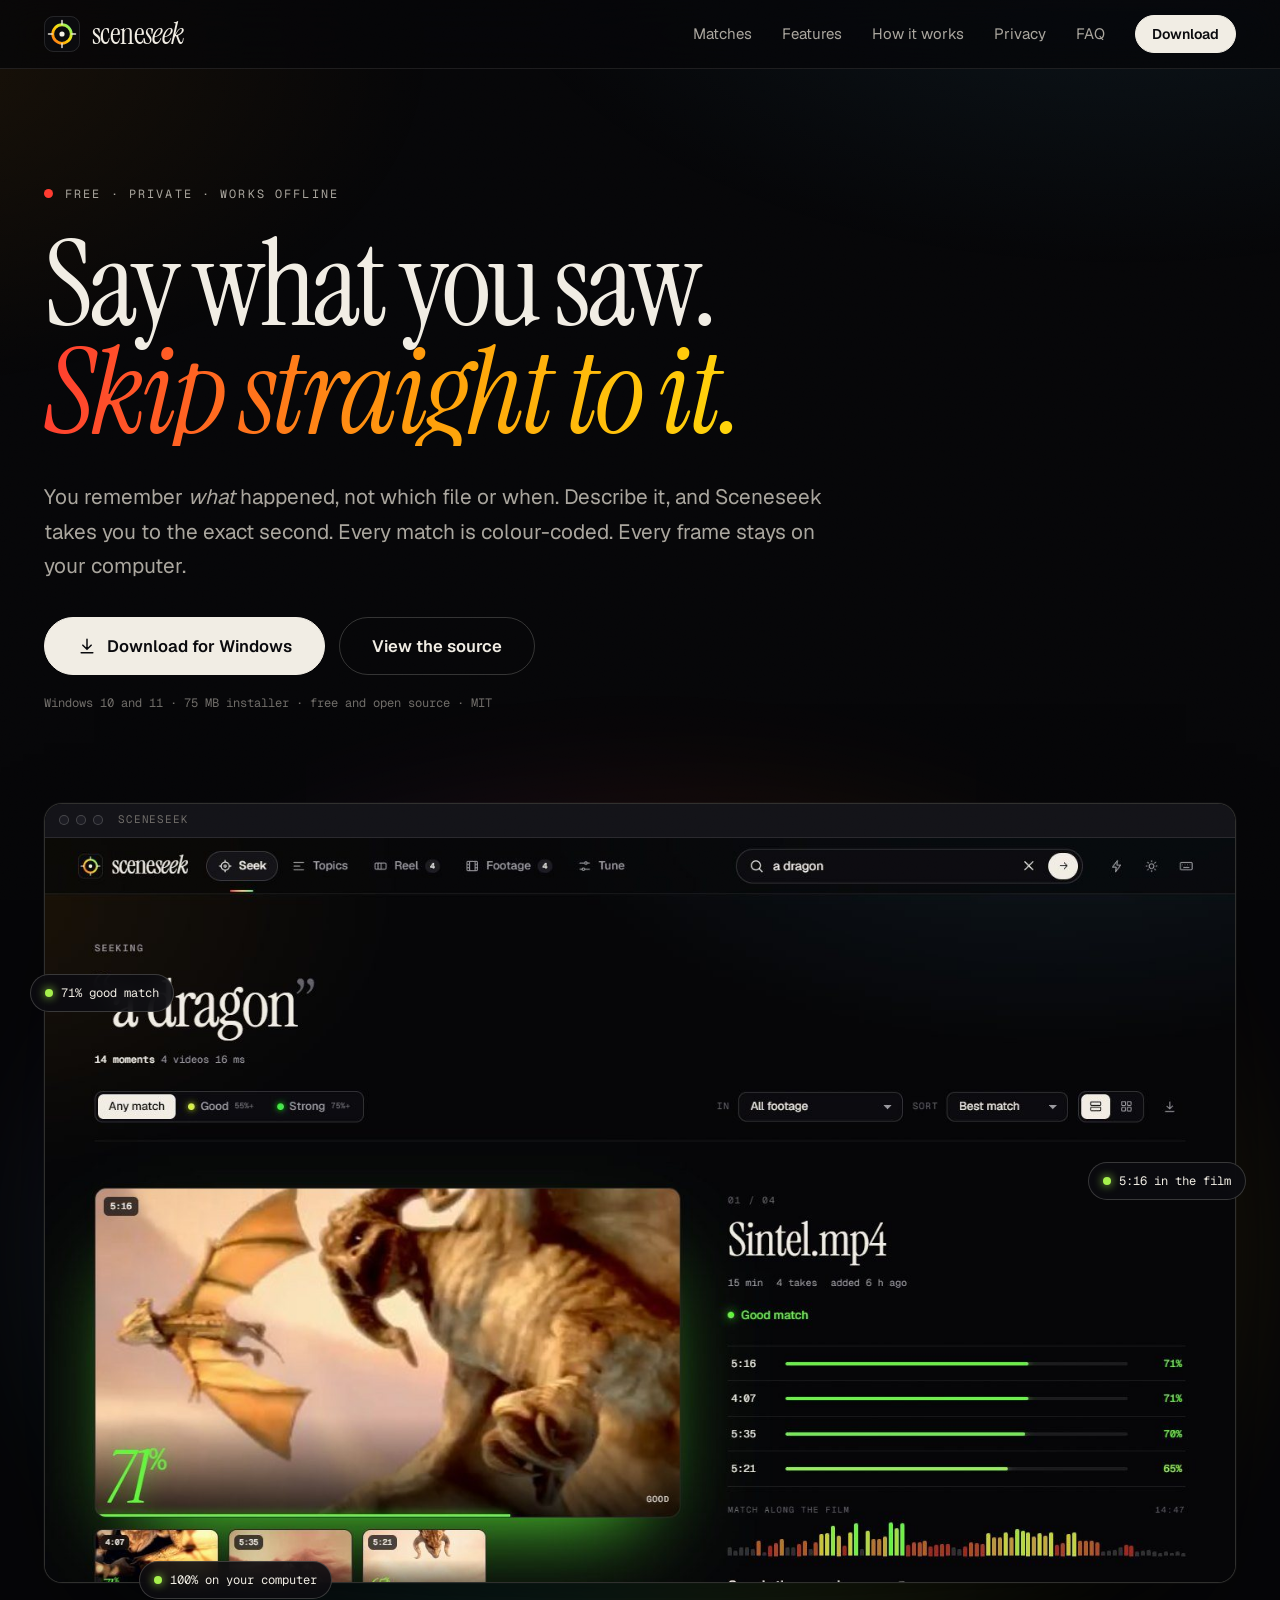
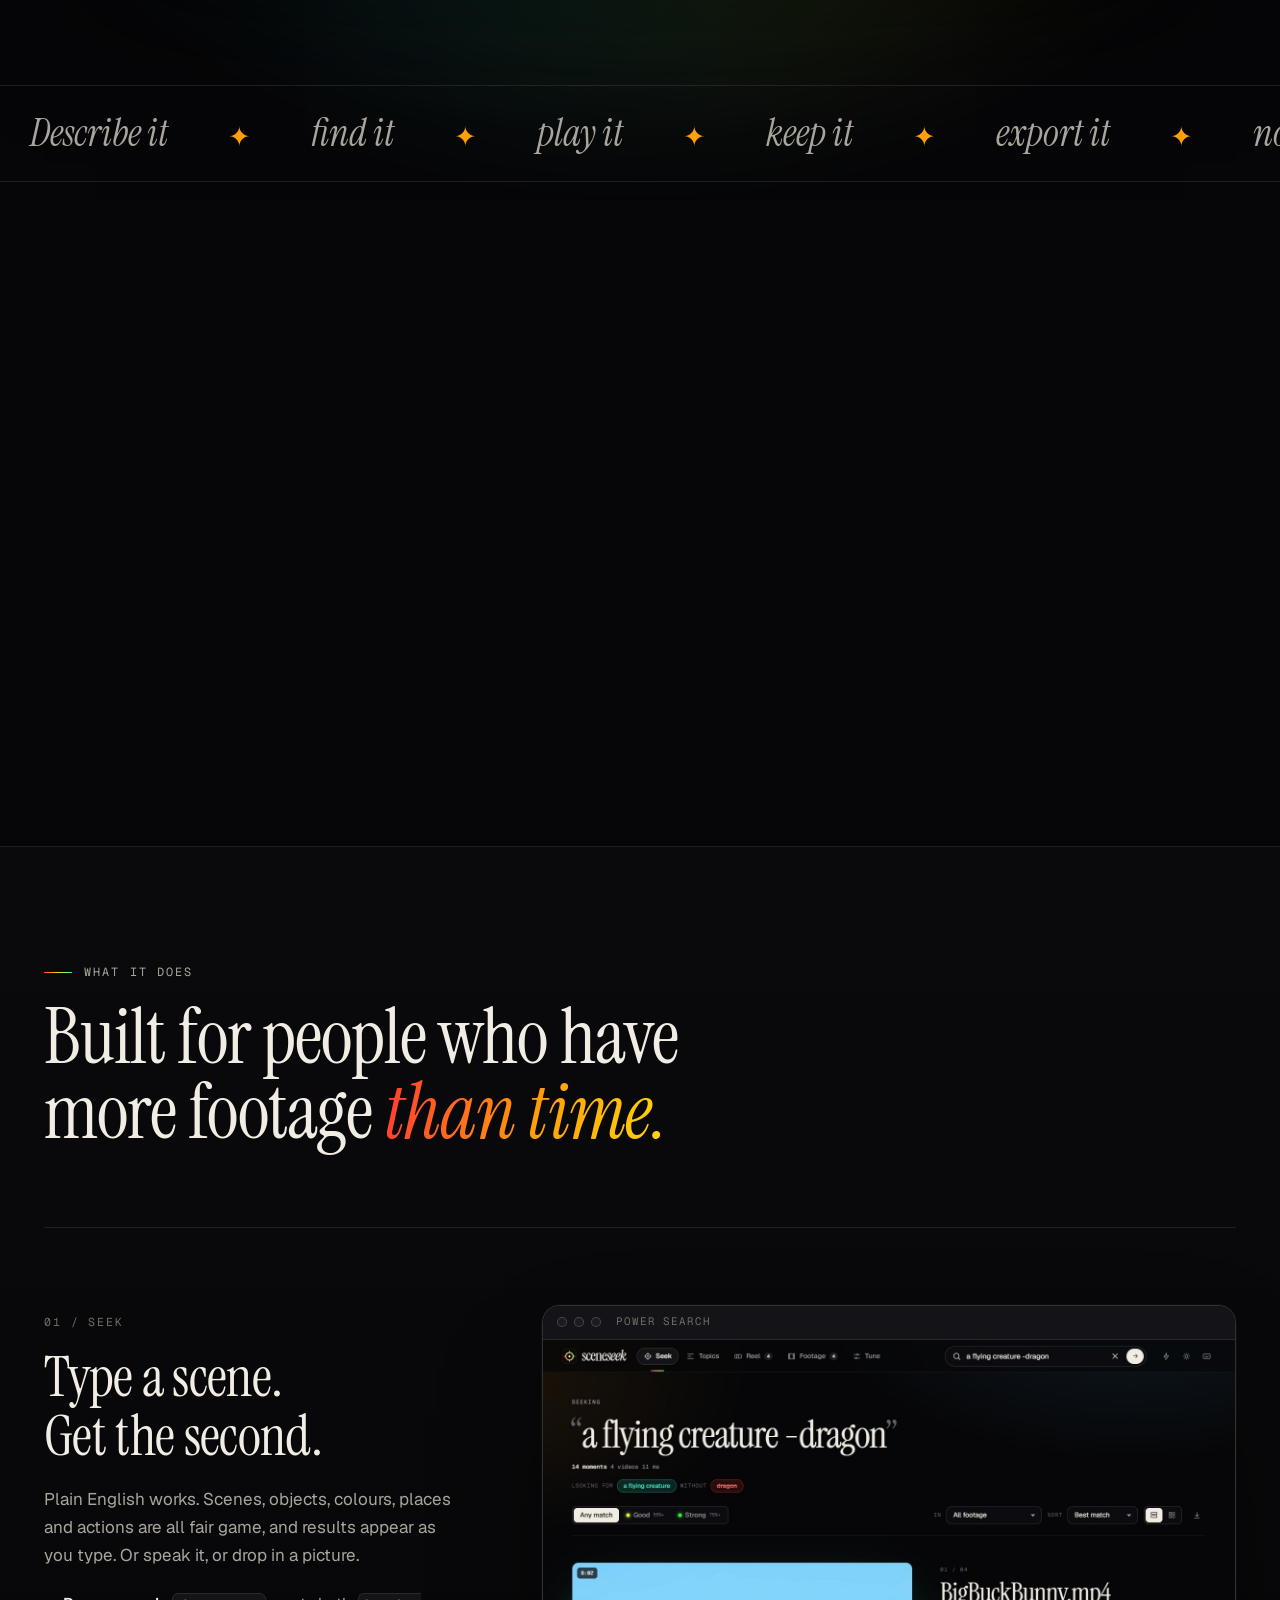
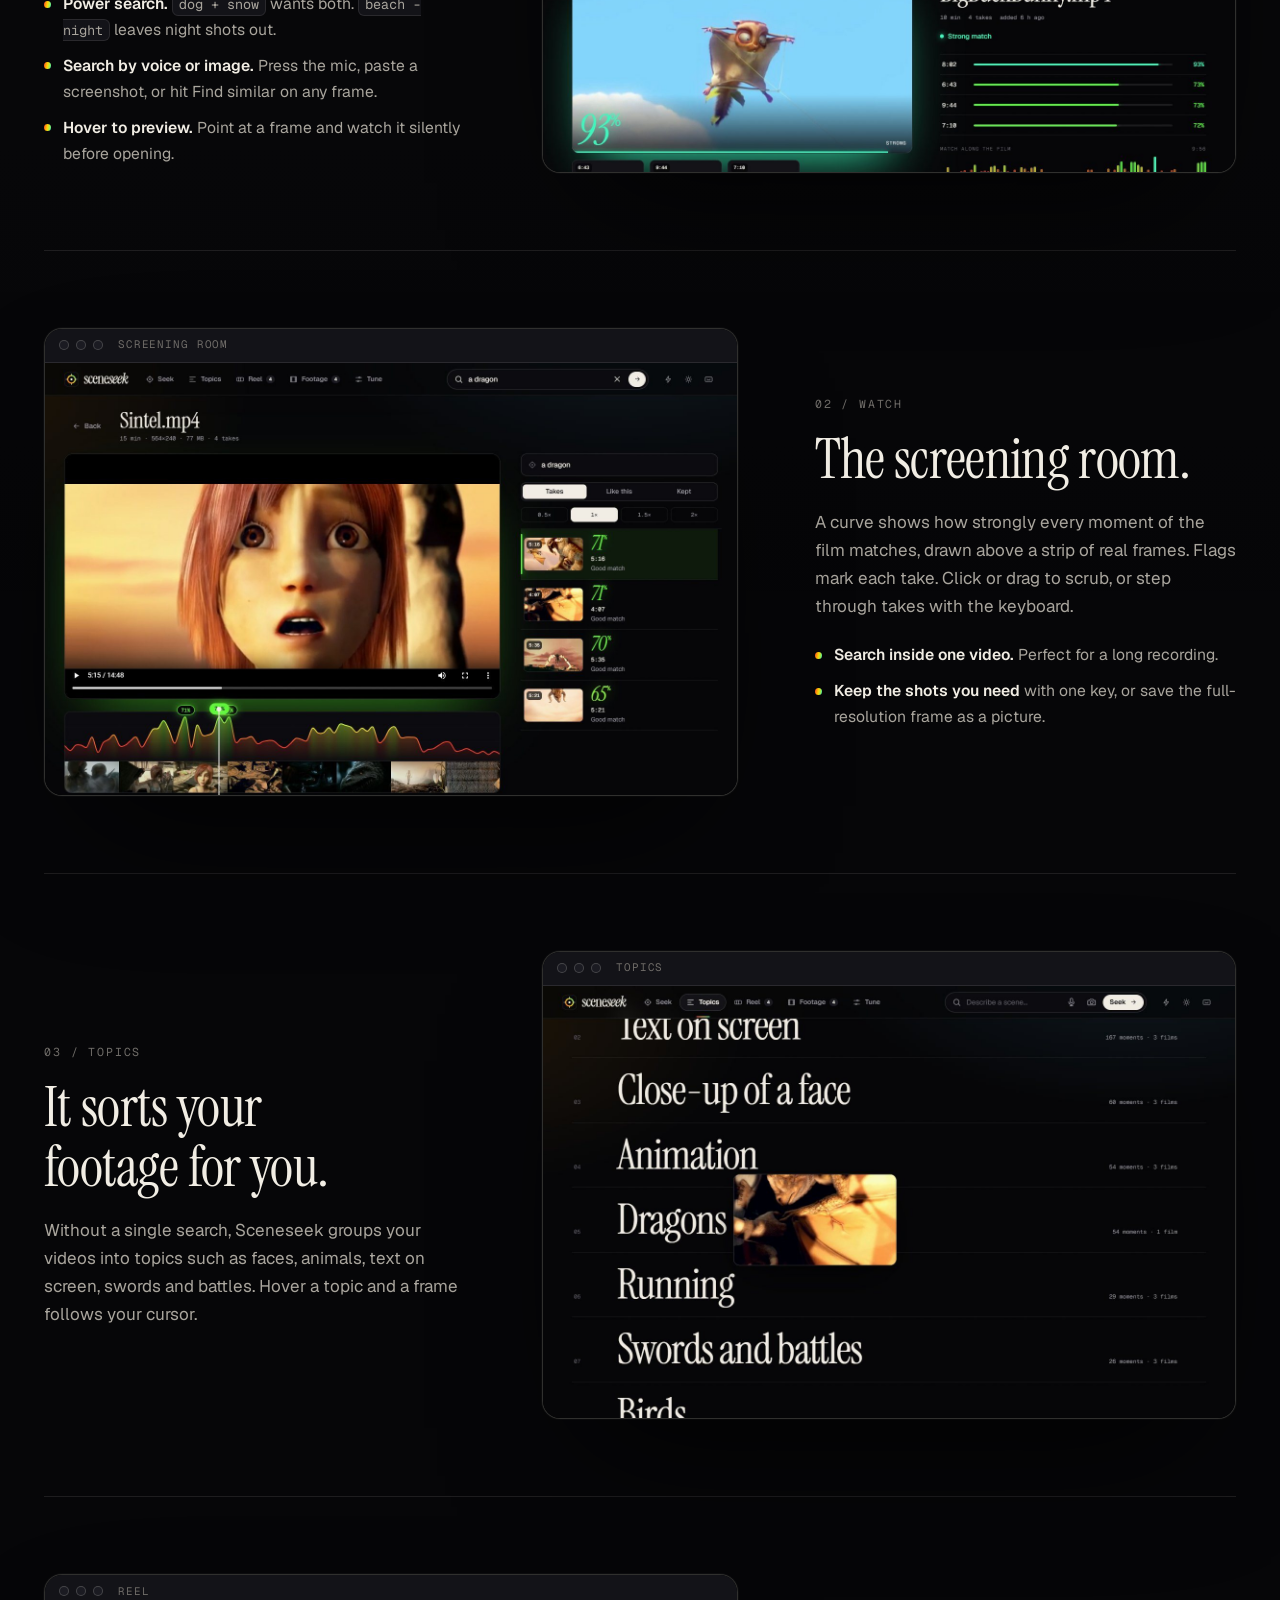
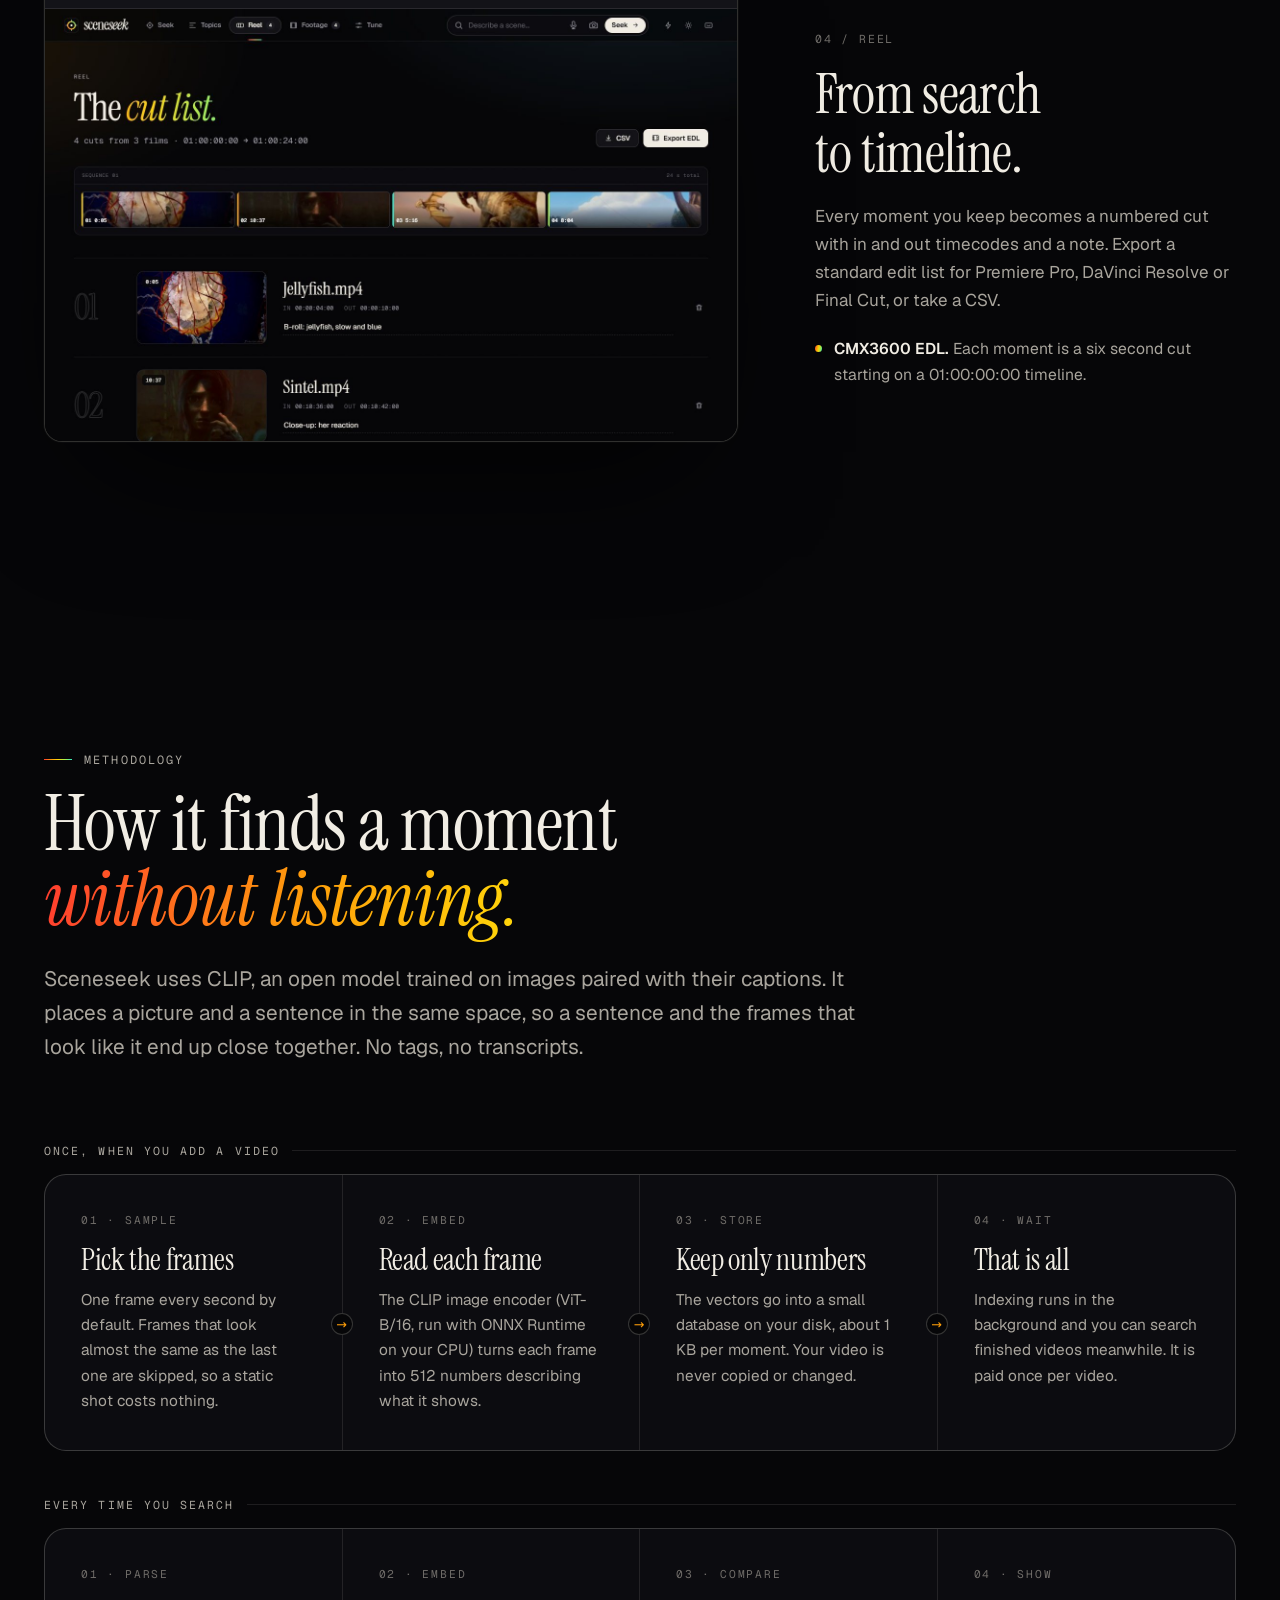
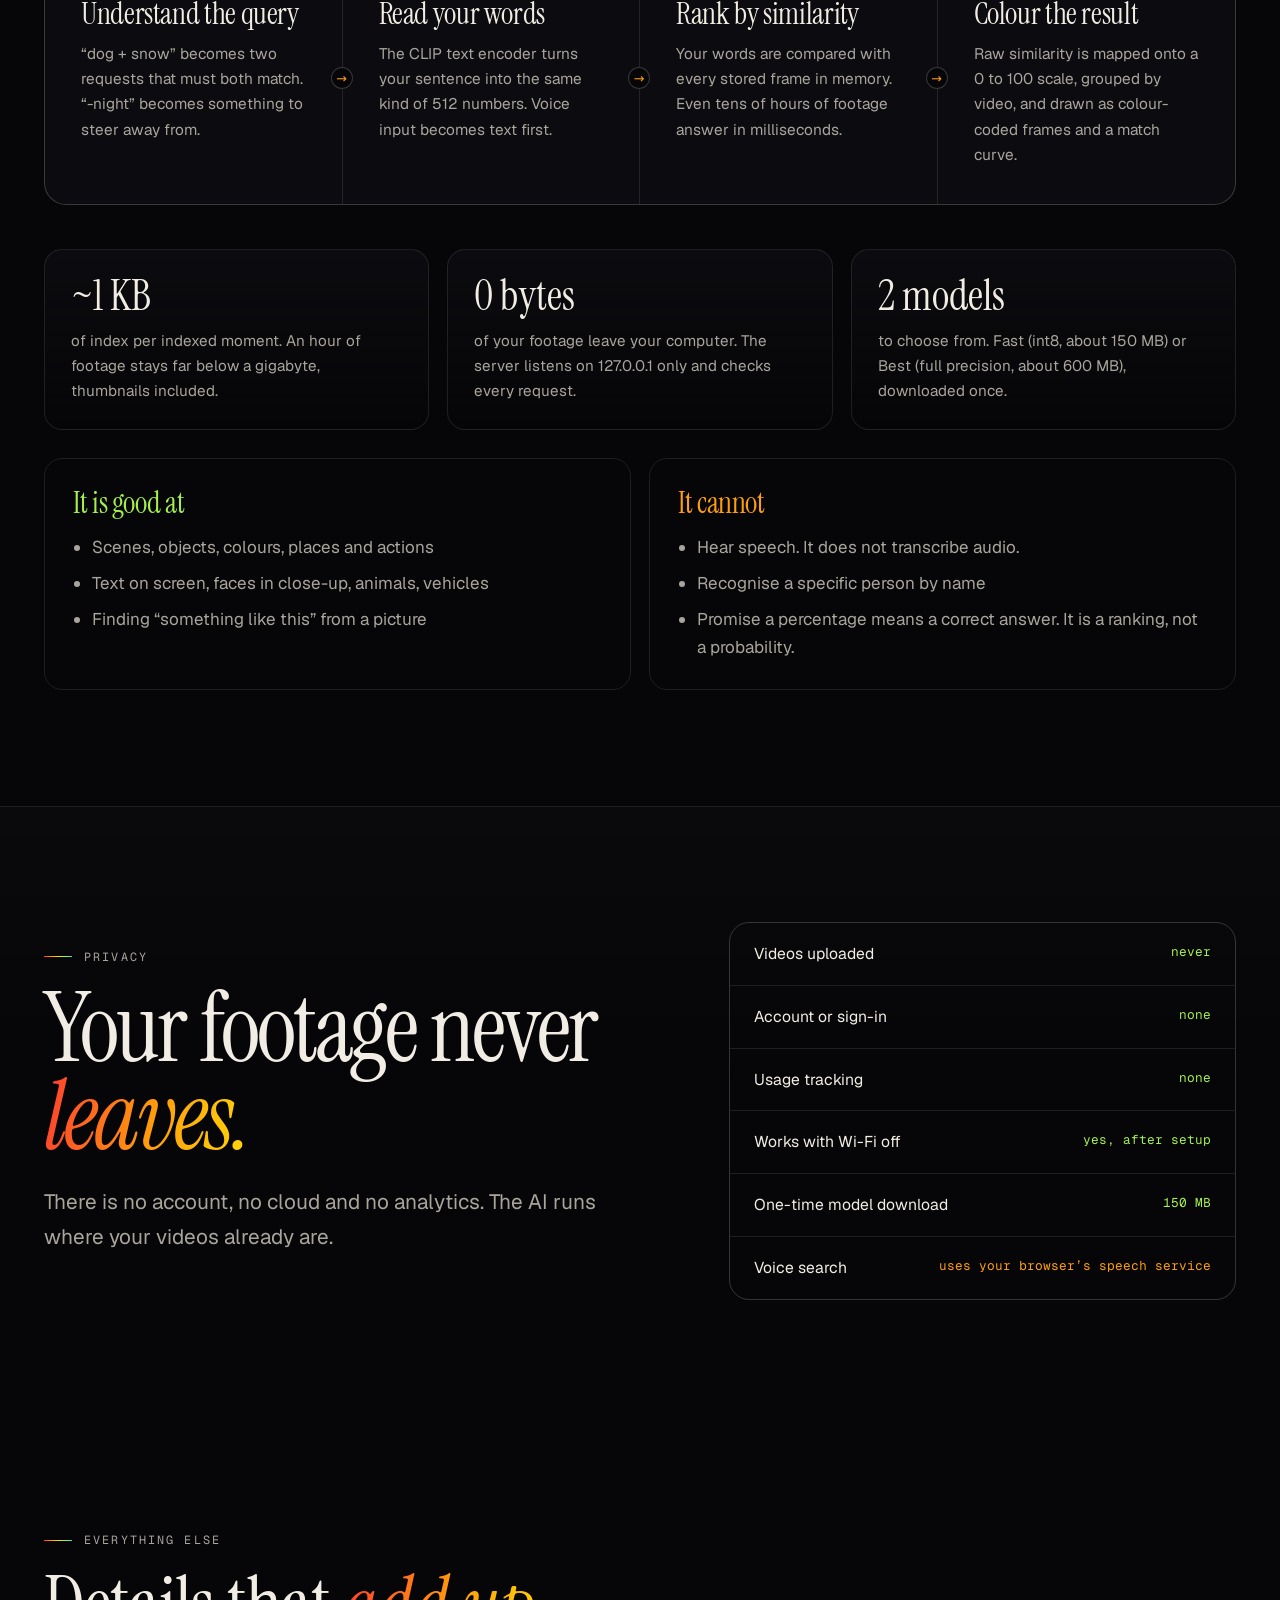
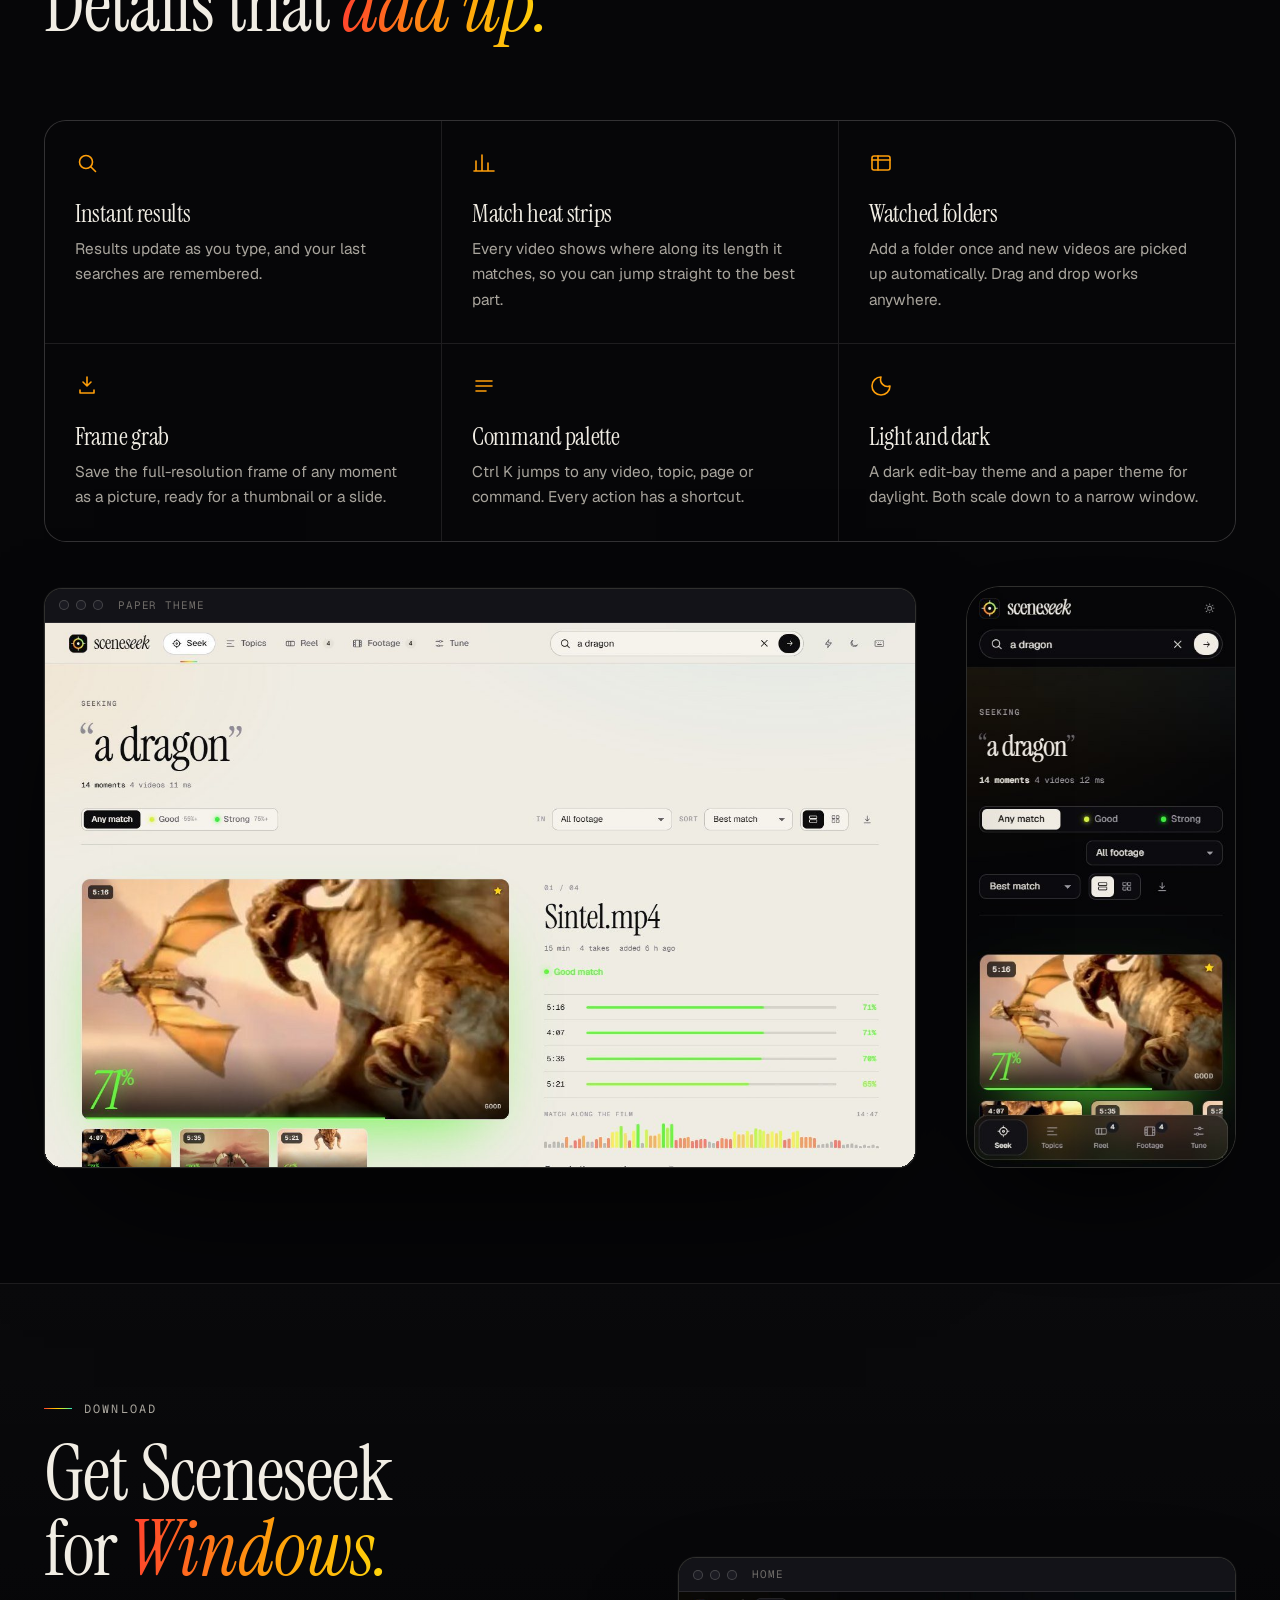
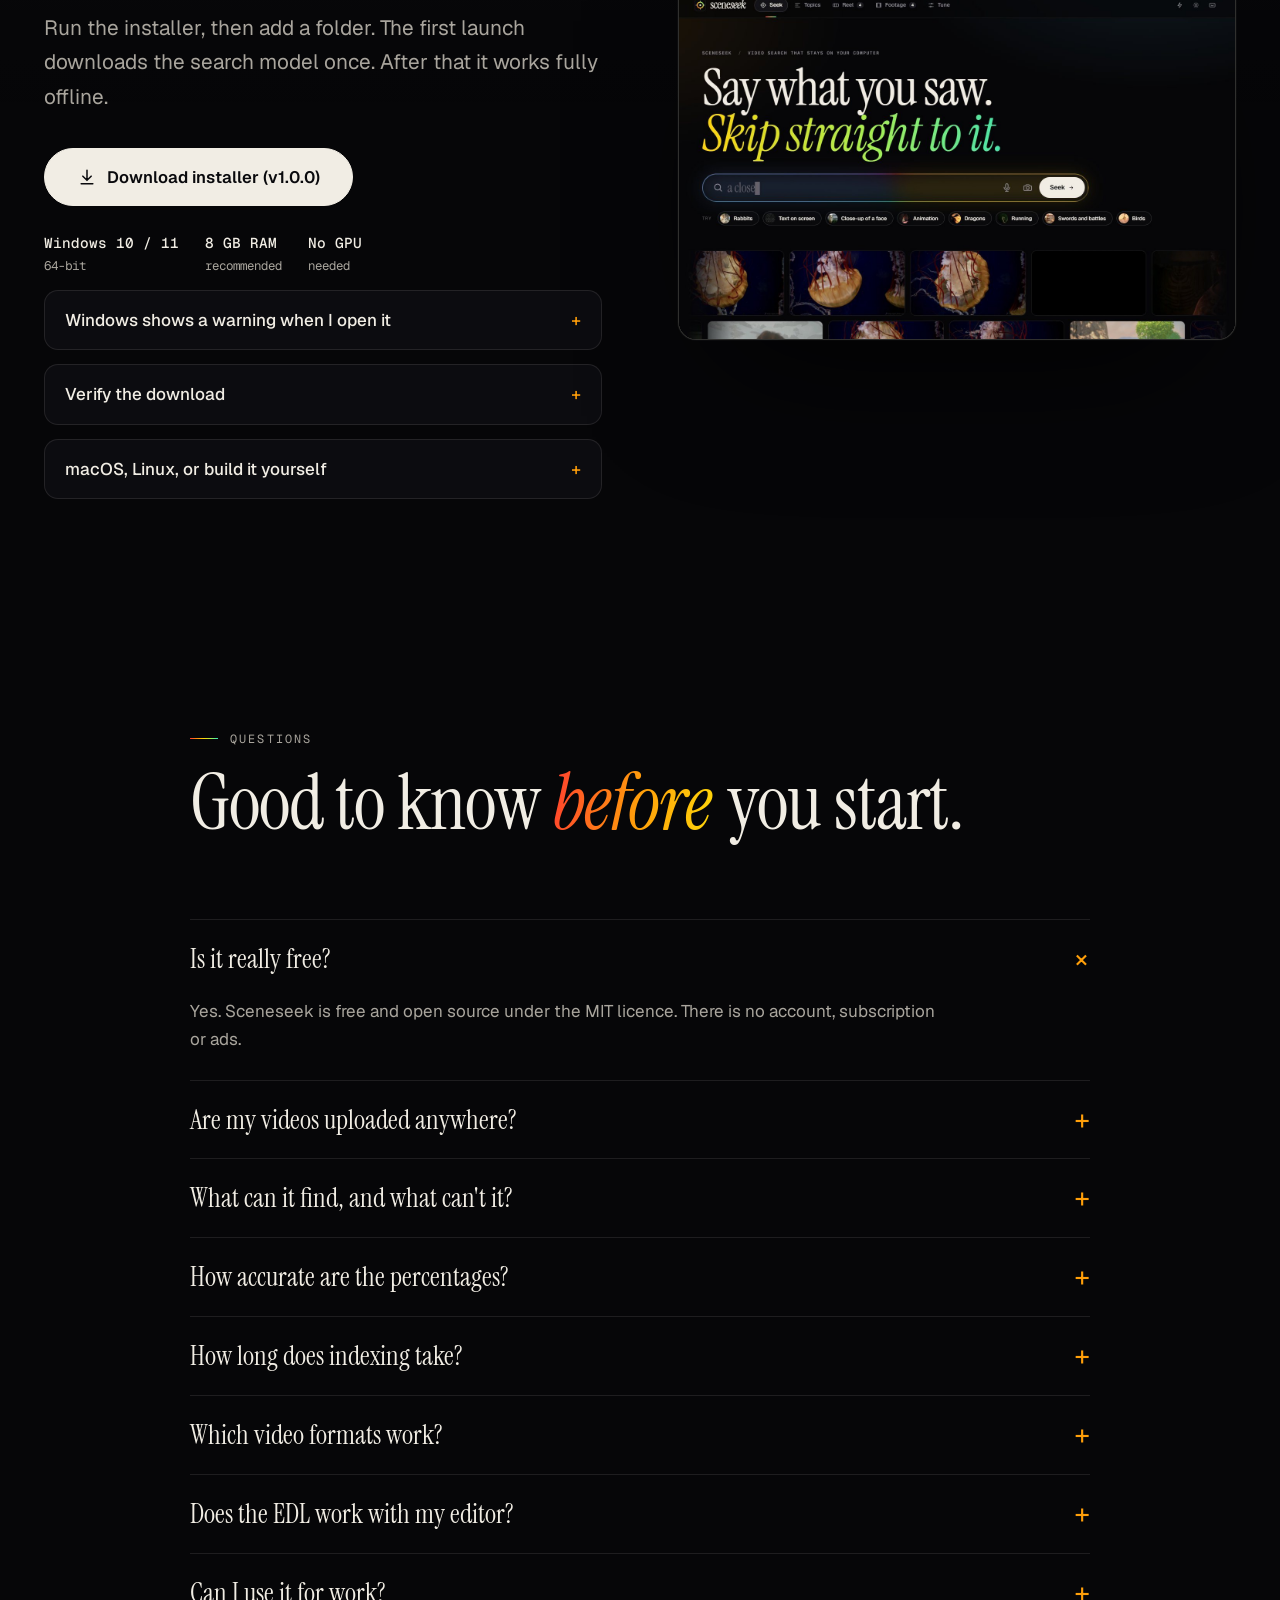
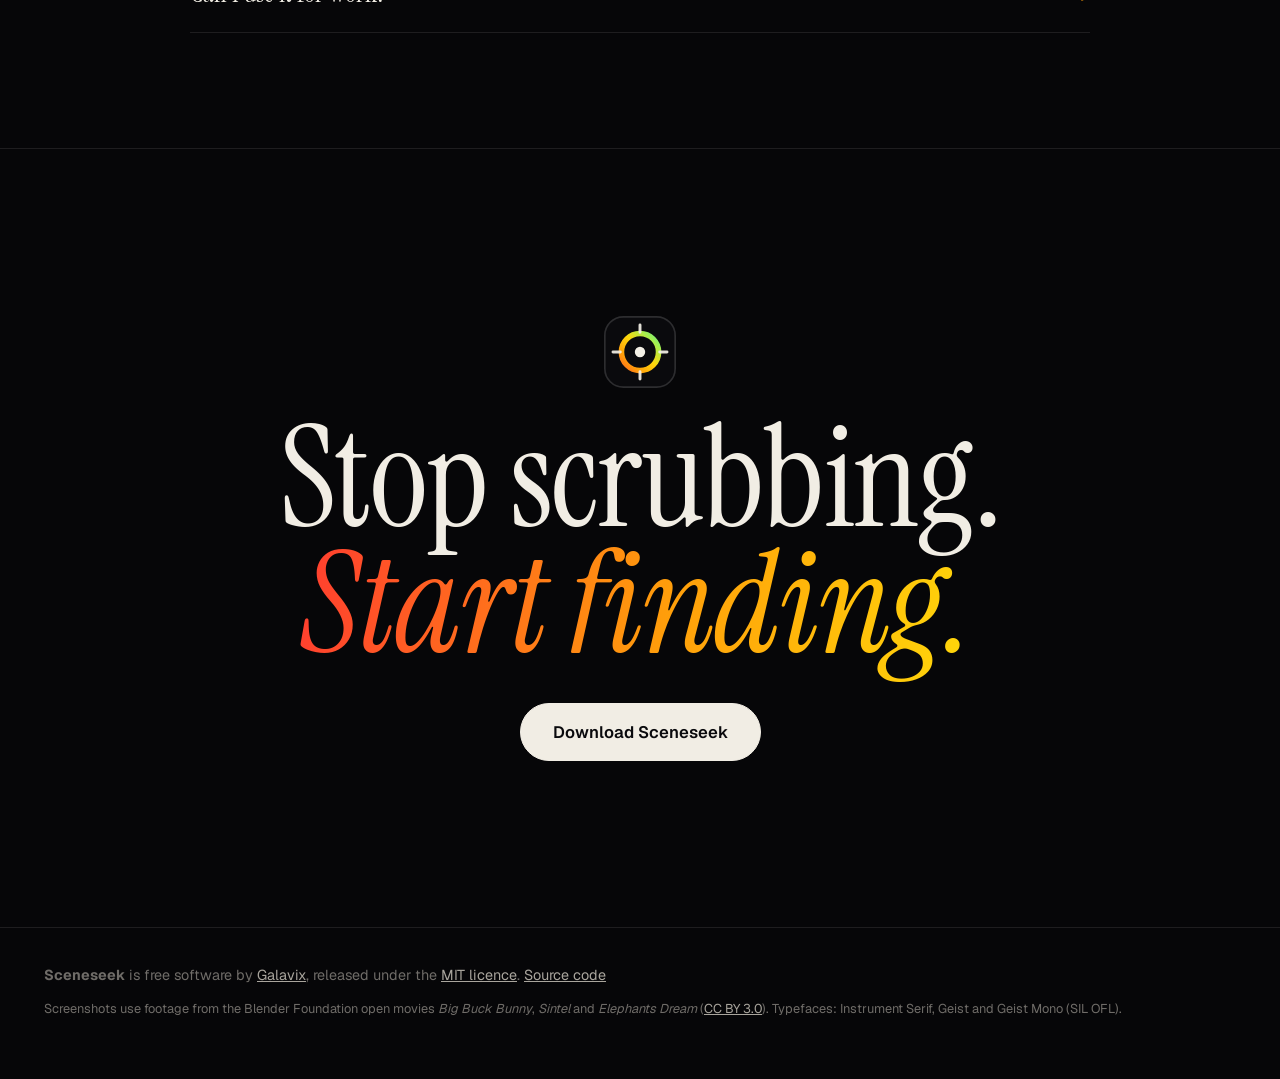
<file: website/index.html>
<!DOCTYPE html>
<html lang="en">
<head>
<meta charset="UTF-8">
<meta name="viewport" content="width=device-width, initial-scale=1">
<title>Sceneseek: find any moment in your videos by describing it</title>
<meta name="description" content="Sceneseek is a free, private desktop app that searches your own videos by what is in them. Describe a moment and jump to the exact second. Runs offline on Windows.">
<meta name="theme-color" content="#060608">
<link rel="icon" href="favicon.svg" type="image/svg+xml">
<link rel="canonical" href="https://sceneseek.netlify.app/">
<meta property="og:type" content="website">
<meta property="og:title" content="Sceneseek: find any moment in your videos by describing it">
<meta property="og:description" content="Private, offline video search for your own footage. Free and open source.">
<meta property="og:image" content="https://sceneseek.netlify.app/assets/og.jpg">
<meta name="twitter:card" content="summary_large_image">
<link rel="preload" href="assets/fonts/instrument-serif-400.woff2" as="font" type="font/woff2" crossorigin>
<link rel="preload" href="assets/fonts/geist-wght.woff2" as="font" type="font/woff2" crossorigin>
<link rel="stylesheet" href="style.css">
<script>document.documentElement.classList.add("js")</script>
<script type="application/ld+json">
{"@context":"https://schema.org","@type":"SoftwareApplication","name":"Sceneseek","operatingSystem":"Windows 10, Windows 11","applicationCategory":"MultimediaApplication","offers":{"@type":"Offer","price":"0","priceCurrency":"USD"},"description":"Search your own videos by describing what is in them. Runs offline on your computer.","softwareVersion":"1.0.0","license":"https://opensource.org/licenses/MIT"}
</script>
<script type="application/ld+json">
{"@context":"https://schema.org","@type":"FAQPage","mainEntity":[
{"@type":"Question","name":"Is Sceneseek really free?","acceptedAnswer":{"@type":"Answer","text":"Yes. It is free and open source under the MIT licence, with no account, subscription or ads."}},
{"@type":"Question","name":"Are my videos uploaded anywhere?","acceptedAnswer":{"@type":"Answer","text":"No. Indexing and searching run on your computer. The only download is the search model, once, the first time you start the app."}},
{"@type":"Question","name":"What video formats work?","acceptedAnswer":{"@type":"Answer","text":"MP4, MOV, MKV, AVI, WebM, WMV and more can be indexed and searched. The built-in player handles the formats your system can play."}},
{"@type":"Question","name":"Can it search what people say?","acceptedAnswer":{"@type":"Answer","text":"No. Sceneseek matches what things look like, not speech. It does not transcribe audio."}}
]}
</script>
</head>
<body>
<a class="skip" href="#main">Skip to content</a>
<header class="nav">
  <div class="wrap nav-in">
    <a class="brand" href="#top"><img src="assets/logo.svg" alt="" width="36" height="36"><span>scene<i>seek</i></span></a>
    <nav aria-label="Main">
      <a href="#scale">Matches</a><a href="#features">Features</a><a href="#method">How it works</a><a href="#privacy">Privacy</a><a href="#faq">FAQ</a>
      <a class="btn solid small" href="#download">Download</a>
    </nav>
  </div>
</header>

<main id="main">
  <section class="hero" id="top">
    <div class="wrap">
      <p class="kick"><i class="rec"></i> Free · private · works offline</p>
      <h1><span>Say what you saw.</span><span class="spec">Skip straight to it.</span></h1>
      <p class="lead">You remember <em>what</em> happened, not which file or when. Describe it, and Sceneseek takes you to the exact second. Every match is colour-coded. Every frame stays on your computer.</p>
      <div class="cta">
        <a class="btn solid big" href="https://github.com/galavixofficial/Video-Search-Engine/releases/latest/download/Sceneseek-Setup.exe" download><svg viewBox="0 0 24 24" class="ic" aria-hidden="true"><path d="M12 4v11M7 11l5 5 5-5M5 20h14"/></svg>Download for Windows</a>
        <a class="btn big" href="https://github.com/galavixofficial/Video-Search-Engine" rel="noopener">View the source</a>
      </div>
      <p class="note">Windows 10 and 11 · 75 MB installer · free and open source · MIT</p>
      <div class="stage rv">
        <div class="win"><div class="win-bar"><i></i><i></i><i></i><span>SCENESEEK</span></div>
          <img src="assets/results.jpg" width="1440" height="900" alt="Sceneseek results for the search “a dragon”: a large frame with a green 71 percent match and a table of the best moments"></div>
        <span class="badge b1"><i></i>71% good match</span><span class="badge b2"><i></i>5:16 in the film</span><span class="badge b3"><i></i>100% on your computer</span>
      </div>
    </div>
  </section>

  <div class="ticker" aria-hidden="true"><div><span>Describe it</span><span>find it</span><span>play it</span><span>keep it</span><span>export it</span><span>nothing uploaded</span><span>Describe it</span><span>find it</span><span>play it</span><span>keep it</span><span>export it</span><span>nothing uploaded</span></div></div>

  <section class="sec" id="scale">
    <div class="wrap scale">
      <div class="rv">
        <p class="eyebrow">Colour is information</p>
        <h2>Every match wears its <span class="spec">number.</span></h2>
        <p class="lead" style="margin-top:24px">Red is a long shot. Green is very likely. The colour runs along one scale from weak to strong, so you can read a page of results at a glance. Drag the dial to see how Sceneseek words it.</p>
        <p class="muted" style="font-size:.92rem;margin-top:18px">The percentage compares a frame with your words against the rest of your footage. It is a guide, not a guarantee.</p>
      </div>
      <div class="dial rv" id="dial" style="--pc:hsl(120 94% 60%)">
        <div class="num" id="dNum">72<sup>%</sup></div>
        <div class="verdict" id="dVerdict">Good match</div>
        <input type="range" id="dRange" min="20" max="98" value="72" aria-label="Match percentage">
        <div class="ends"><span>Long shot</span><span>Maybe</span><span>Good</span><span>Strong</span></div>
      </div>
    </div>
  </section>

  <section class="sec edge" id="features">
    <div class="wrap">
      <div class="sec-head rv">
        <p class="eyebrow">What it does</p>
        <h2>Built for people who have more footage <span class="spec">than time.</span></h2>
      </div>

      <article class="show rv">
        <div class="copy"><div class="no">01 / SEEK</div><h3>Type a scene. Get the second.</h3>
          <p>Plain English works. Scenes, objects, colours, places and actions are all fair game, and results appear as you type. Or speak it, or drop in a picture.</p>
          <ul><li><span><b>Power search.</b> <code>dog + snow</code> wants both. <code>beach -night</code> leaves night shots out.</span></li><li><span><b>Search by voice or image.</b> Press the mic, paste a screenshot, or hit Find similar on any frame.</span></li><li><span><b>Hover to preview.</b> Point at a frame and watch it silently before opening.</span></li></ul></div>
        <div class="win"><div class="win-bar"><i></i><i></i><i></i><span>POWER SEARCH</span></div><img src="assets/power.jpg" loading="lazy" width="1440" height="900" alt="Results for “a flying creature -dragon”, with dragon scenes excluded"></div>
      </article>

      <article class="show flip rv">
        <div class="copy"><div class="no">02 / WATCH</div><h3>The screening room.</h3>
          <p>A curve shows how strongly every moment of the film matches, drawn above a strip of real frames. Flags mark each take. Click or drag to scrub, or step through takes with the keyboard.</p>
          <ul><li><span><b>Search inside one video.</b> Perfect for a long recording.</span></li><li><span><b>Keep the shots you need</b> with one key, or save the full-resolution frame as a picture.</span></li></ul></div>
        <div class="win"><div class="win-bar"><i></i><i></i><i></i><span>SCREENING ROOM</span></div><img src="assets/watch.jpg" loading="lazy" width="1440" height="900" alt="A video playing above a match curve and film strip, with a list of takes and their percentages"></div>
      </article>

      <article class="show rv">
        <div class="copy"><div class="no">03 / TOPICS</div><h3>It sorts your footage for you.</h3>
          <p>Without a single search, Sceneseek groups your videos into topics such as faces, animals, text on screen, swords and battles. Hover a topic and a frame follows your cursor.</p></div>
        <div class="win"><div class="win-bar"><i></i><i></i><i></i><span>TOPICS</span></div><img src="assets/topics.jpg" loading="lazy" width="1440" height="900" alt="A typographic index of topics with a frame preview following the cursor"></div>
      </article>

      <article class="show flip rv">
        <div class="copy"><div class="no">04 / REEL</div><h3>From search to timeline.</h3>
          <p>Every moment you keep becomes a numbered cut with in and out timecodes and a note. Export a standard edit list for Premiere Pro, DaVinci Resolve or Final Cut, or take a CSV.</p>
          <ul><li><span><b>CMX3600 EDL.</b> Each moment is a six second cut starting on a 01:00:00:00 timeline.</span></li></ul></div>
        <div class="win"><div class="win-bar"><i></i><i></i><i></i><span>REEL</span></div><img src="assets/reel.jpg" loading="lazy" width="1440" height="900" alt="A cut list with a sequence ribbon, numbered cuts, in and out timecodes and notes"></div>
      </article>
    </div>
  </section>

  <section class="sec" id="method">
    <div class="wrap">
      <div class="sec-head rv">
        <p class="eyebrow">Methodology</p>
        <h2>How it finds a moment <span class="spec">without listening.</span></h2>
        <p class="lead">Sceneseek uses CLIP, an open model trained on images paired with their captions. It places a picture and a sentence in the same space, so a sentence and the frames that look like it end up close together. No tags, no transcripts.</p>
      </div>

      <div class="pipe-label">Once, when you add a video</div>
      <div class="pipe rv">
        <div><div class="k">01 · Sample</div><h3>Pick the frames</h3><p>One frame every second by default. Frames that look almost the same as the last one are skipped, so a static shot costs nothing.</p></div>
        <div><div class="k">02 · Embed</div><h3>Read each frame</h3><p>The CLIP image encoder (ViT-B/16, run with ONNX Runtime on your CPU) turns each frame into 512 numbers describing what it shows.</p></div>
        <div><div class="k">03 · Store</div><h3>Keep only numbers</h3><p>The vectors go into a small database on your disk, about 1 KB per moment. Your video is never copied or changed.</p></div>
        <div><div class="k">04 · Wait</div><h3>That is all</h3><p>Indexing runs in the background and you can search finished videos meanwhile. It is paid once per video.</p></div>
      </div>

      <div class="pipe-label">Every time you search</div>
      <div class="pipe rv">
        <div><div class="k">01 · Parse</div><h3>Understand the query</h3><p>“dog + snow” becomes two requests that must both match. “-night” becomes something to steer away from.</p></div>
        <div><div class="k">02 · Embed</div><h3>Read your words</h3><p>The CLIP text encoder turns your sentence into the same kind of 512 numbers. Voice input becomes text first.</p></div>
        <div><div class="k">03 · Compare</div><h3>Rank by similarity</h3><p>Your words are compared with every stored frame in memory. Even tens of hours of footage answer in milliseconds.</p></div>
        <div><div class="k">04 · Show</div><h3>Colour the result</h3><p>Raw similarity is mapped onto a 0 to 100 scale, grouped by video, and drawn as colour-coded frames and a match curve.</p></div>
      </div>

      <div class="facts rv">
        <div class="fact"><b>~1 KB</b><span>of index per indexed moment. An hour of footage stays far below a gigabyte, thumbnails included.</span></div>
        <div class="fact"><b>0 bytes</b><span>of your footage leave your computer. The server listens on 127.0.0.1 only and checks every request.</span></div>
        <div class="fact"><b>2 models</b><span>to choose from. Fast (int8, about 150 MB) or Best (full precision, about 600 MB), downloaded once.</span></div>
      </div>

      <div class="good-bad rv">
        <div class="gb yes"><h3>It is good at</h3><ul><li>Scenes, objects, colours, places and actions</li><li>Text on screen, faces in close-up, animals, vehicles</li><li>Finding “something like this” from a picture</li></ul></div>
        <div class="gb no"><h3>It cannot</h3><ul><li>Hear speech. It does not transcribe audio.</li><li>Recognise a specific person by name</li><li>Promise a percentage means a correct answer. It is a ranking, not a probability.</li></ul></div>
      </div>
    </div>
  </section>

  <section class="sec edge" id="privacy">
    <div class="wrap priv">
      <div class="rv"><p class="eyebrow">Privacy</p><div class="big">Your footage never <span class="spec">leaves.</span></div>
        <p class="lead" style="margin-top:24px">There is no account, no cloud and no analytics. The AI runs where your videos already are.</p></div>
      <ul class="rv">
        <li><span>Videos uploaded</span><span>never</span></li>
        <li><span>Account or sign-in</span><span>none</span></li>
        <li><span>Usage tracking</span><span>none</span></li>
        <li><span>Works with Wi-Fi off</span><span>yes, after setup</span></li>
        <li><span>One-time model download</span><span>150 MB</span></li>
        <li class="warn"><span>Voice search</span><span>uses your browser’s speech service</span></li>
      </ul>
    </div>
  </section>

  <section class="sec">
    <div class="wrap">
      <div class="sec-head rv"><p class="eyebrow">Everything else</p><h2>Details that <span class="spec">add up.</span></h2></div>
      <div class="grid rv">
        <article><svg class="ico" viewBox="0 0 24 24"><circle cx="11" cy="11" r="6.5"/><path d="m16 16 4.5 4.5"/></svg><h3>Instant results</h3><p>Results update as you type, and your last searches are remembered.</p></article>
        <article><svg class="ico" viewBox="0 0 24 24"><path d="M4 20V10M10 20V4M16 20v-8M22 20H2"/></svg><h3>Match heat strips</h3><p>Every video shows where along its length it matches, so you can jump straight to the best part.</p></article>
        <article><svg class="ico" viewBox="0 0 24 24"><rect x="3" y="5" width="18" height="14" rx="2"/><path d="M3 9h18M9 5v14"/></svg><h3>Watched folders</h3><p>Add a folder once and new videos are picked up automatically. Drag and drop works anywhere.</p></article>
        <article><svg class="ico" viewBox="0 0 24 24"><path d="M12 3v9M8 8l4 4 4-4M5 16v3h14v-3"/></svg><h3>Frame grab</h3><p>Save the full-resolution frame of any moment as a picture, ready for a thumbnail or a slide.</p></article>
        <article><svg class="ico" viewBox="0 0 24 24"><path d="M4 7h16M4 12h16M4 17h10"/></svg><h3>Command palette</h3><p>Ctrl K jumps to any video, topic, page or command. Every action has a shortcut.</p></article>
        <article><svg class="ico" viewBox="0 0 24 24"><path d="M12 3a9 9 0 1 0 9 9 7 7 0 0 1-9-9z"/></svg><h3>Light and dark</h3><p>A dark edit-bay theme and a paper theme for daylight. Both scale down to a narrow window.</p></article>
      </div>
      <div class="duo" style="margin-top:44px">
        <div class="win rv"><div class="win-bar"><i></i><i></i><i></i><span>PAPER THEME</span></div><img src="assets/light.jpg" loading="lazy" width="1440" height="900" alt="Sceneseek in its light paper theme showing dragon results"></div>
        <div class="phone rv"><img src="assets/mobile.jpg" loading="lazy" width="390" height="844" alt="Sceneseek on a narrow screen with a bottom tab bar"></div>
      </div>
    </div>
  </section>

  <section class="sec edge" id="download">
    <div class="wrap dl">
      <div class="rv">
        <p class="eyebrow">Download</p>
        <h2>Get Sceneseek for <span class="spec">Windows.</span></h2>
        <p class="lead" style="margin-top:24px">Run the installer, then add a folder. The first launch downloads the search model once. After that it works fully offline.</p>
        <div class="cta"><a class="btn solid big" href="https://github.com/galavixofficial/Video-Search-Engine/releases/latest/download/Sceneseek-Setup.exe" download><svg viewBox="0 0 24 24" class="ic" aria-hidden="true"><path d="M12 4v11M7 11l5 5 5-5M5 20h14"/></svg>Download installer (v1.0.0)</a></div>
        <div class="sys"><span><b>Windows 10 / 11</b>64-bit</span><span><b>8 GB RAM</b>recommended</span><span><b>No GPU</b>needed</span></div>
        <details class="box"><summary>Windows shows a warning when I open it</summary><p>Sceneseek is new and not code-signed yet, so Windows SmartScreen may say it does not recognise the app. Choose <b>More info</b>, then <b>Run anyway</b>. You can check the download against the published checksum first.</p></details>
        <details class="box"><summary>Verify the download</summary><p>The SHA-256 checksum is published next to the installer on the <a href="https://github.com/galavixofficial/Video-Search-Engine/releases/latest" rel="noopener">release page</a>. In PowerShell, <code>Get-FileHash Sceneseek-Setup.exe</code> should print the same value. A portable zip, with no installer, is on the same page.</p></details>
        <details class="box"><summary>macOS, Linux, or build it yourself</summary><p>The app is plain Python. With Python 3.10 or newer, run <code>pip install -r requirements.txt</code> and <code>python main.py</code>. Full steps are in the <a href="https://github.com/galavixofficial/Video-Search-Engine#readme" rel="noopener">README</a>.</p></details>
      </div>
      <div class="win rv"><div class="win-bar"><i></i><i></i><i></i><span>HOME</span></div><img src="assets/home.jpg" loading="lazy" width="1440" height="900" alt="The Sceneseek home screen with its large search box and rows of frames from the user’s own videos"></div>
    </div>
  </section>

  <section class="sec" id="faq">
    <div class="wrap narrow">
      <div class="sec-head rv"><p class="eyebrow">Questions</p><h2>Good to know <span class="spec">before</span> you start.</h2></div>
      <details class="faq" open><summary>Is it really free?</summary><p>Yes. Sceneseek is free and open source under the MIT licence. There is no account, subscription or ads.</p></details>
      <details class="faq"><summary>Are my videos uploaded anywhere?</summary><p>No. Indexing and searching happen on your computer, and the app only answers requests from your own machine. The one download is the search model, the first time you start it. The exception is voice search, which uses your browser’s speech service and may send what you say to it. You can ignore the mic and type.</p></details>
      <details class="faq"><summary>What can it find, and what can't it?</summary><p>It matches what things <em>look like</em>: scenes, objects, colours, places and actions. It does not listen to speech, so it cannot search a transcript, and it does not know people by name.</p></details>
      <details class="faq"><summary>How accurate are the percentages?</summary><p>They show how closely a frame matches your words compared with the rest of your footage, not a guarantee. Treat green as “very likely”, amber as “worth a look”, and red as a long shot.</p></details>
      <details class="faq"><summary>How long does indexing take?</summary><p>It depends on your processor. On our test PC a 10 minute video took about a minute and a half, so an hour of footage takes around ten minutes. It runs in the background, and you can search finished videos while it works.</p></details>
      <details class="faq"><summary>Which video formats work?</summary><p>MP4, MOV, MKV, AVI, WebM, WMV and others can be indexed and searched. The built-in player plays what your system supports. For anything else, open the file in your default player from the screening room.</p></details>
      <details class="faq"><summary>Does the EDL work with my editor?</summary><p>The export is a standard CMX3600 edit decision list, which Premiere Pro, DaVinci Resolve and Final Cut Pro can import. Each kept moment becomes a six second cut with your note attached.</p></details>
      <details class="faq"><summary>Can I use it for work?</summary><p>Yes, the MIT licence allows commercial use. The AI model is OpenAI’s open CLIP model, also MIT licensed.</p></details>
    </div>
  </section>

  <section class="final">
    <div class="wrap">
      <img src="assets/logo.svg" alt="" width="72" height="72">
      <h2>Stop scrubbing. <span class="spec">Start finding.</span></h2>
      <div class="cta"><a class="btn solid big" href="https://github.com/galavixofficial/Video-Search-Engine/releases/latest/download/Sceneseek-Setup.exe" download>Download Sceneseek</a></div>
    </div>
  </section>
</main>

<footer class="foot">
  <div class="wrap foot-in">
    <p><b>Sceneseek</b> is free software by <a href="https://github.com/galavixofficial" rel="noopener">Galavix</a>, released under the <a href="https://github.com/galavixofficial/Video-Search-Engine/blob/main/LICENSE" rel="noopener">MIT licence</a>. <a href="https://github.com/galavixofficial/Video-Search-Engine" rel="noopener">Source code</a></p>
    <p class="small">Screenshots use footage from the Blender Foundation open movies <i>Big Buck Bunny</i>, <i>Sintel</i> and <i>Elephants Dream</i> (<a href="https://creativecommons.org/licenses/by/3.0/" rel="noopener">CC BY 3.0</a>). Typefaces: Instrument Serif, Geist and Geist Mono (SIL OFL).</p>
  </div>
</footer>
<script>
(function () {
  var rv = document.querySelectorAll(".rv");
  if ("IntersectionObserver" in window) {
    var io = new IntersectionObserver(function (es) { es.forEach(function (e) { if (e.isIntersecting) { e.target.classList.add("in"); io.unobserve(e.target); } }); }, { threshold: .12, rootMargin: "0px 0px -6% 0px" });
    rv.forEach(function (el) { io.observe(el); });
  } else rv.forEach(function (el) { el.classList.add("in"); });
  var r = document.getElementById("dRange"), n = document.getElementById("dNum"), v = document.getElementById("dVerdict"), d = document.getElementById("dial");
  function upd() {
    var p = +r.value, k = Math.max(0, Math.min(1, (p - 28) / 68)), hue = Math.round(4 + k * 164);
    d.style.setProperty("--pc", "hsl(" + hue + " 94% 60%)");
    n.firstChild.nodeValue = p;
    v.textContent = (p >= 75 ? "Strong" : p >= 55 ? "Good" : p >= 35 ? "Maybe" : "Long shot") + " match";
  }
  r.addEventListener("input", upd); upd();
})();
</script>
</body>
</html>
</file>
<file: website/style.css>
/* Sceneseek website. Same language as the app: editorial type, true-black canvas, colour only where the data is. */
@font-face { font-family: "Instrument Serif"; src: url(assets/fonts/instrument-serif-400.woff2) format("woff2"); font-weight: 400; font-style: normal; font-display: swap; }
@font-face { font-family: "Instrument Serif"; src: url(assets/fonts/instrument-serif-400-italic.woff2) format("woff2"); font-weight: 400; font-style: italic; font-display: swap; }
@font-face { font-family: "Geist"; src: url(assets/fonts/geist-wght.woff2) format("woff2"); font-weight: 100 900; font-display: swap; }
@font-face { font-family: "Geist Mono"; src: url(assets/fonts/geist-mono-wght.woff2) format("woff2"); font-weight: 100 900; font-display: swap; }
@property --a { syntax: "<angle>"; inherits: false; initial-value: 0deg; }

:root {
  --bg: #060608; --bg1: #0c0c10; --bg2: #131318; --bg3: #1b1b22;
  --line: rgba(241, 237, 228, .1); --line2: rgba(241, 237, 228, .2);
  --ink: #f1ede4; --mut: #a9a59d; --faint: #6f6c68;
  --red: #ff3b30; --amber: #ff9f0a; --yel: #ffd60a; --lime: #a6f04d; --aqua: #2ee6c1;
  --spec: linear-gradient(100deg, #ff3b30, #ff9f0a 28%, #ffd60a 50%, #a6f04d 75%, #2ee6c1);
  --specc: conic-gradient(from var(--a), #ff3b30, #ff9f0a, #ffd60a, #a6f04d, #2ee6c1, #5ac8fa, #bf5af2, #ff3b30);
  --serif: "Instrument Serif", "Iowan Old Style", Georgia, serif;
  --ui: "Geist", system-ui, "Segoe UI", sans-serif;
  --mono: "Geist Mono", ui-monospace, "Cascadia Mono", monospace;
  --expo: cubic-bezier(.16, 1, .3, 1);
  color-scheme: dark;
}
*, *::before, *::after { box-sizing: border-box; }
html { scroll-behavior: smooth; scroll-padding-top: 84px; -webkit-text-size-adjust: 100%; }
body { margin: 0; background: var(--bg); color: var(--ink); font: 400 1.0625rem/1.65 var(--ui); overflow-x: hidden; -webkit-font-smoothing: antialiased; }
body::before { content: ""; position: fixed; inset: 0; z-index: 0; pointer-events: none; background: radial-gradient(1100px 600px at 88% -10%, rgba(90, 200, 250, .09), transparent 60%), radial-gradient(900px 560px at -8% 6%, rgba(255, 159, 10, .08), transparent 60%); }
body::after { content: ""; position: fixed; inset: 0; z-index: 999; pointer-events: none; opacity: .05; mix-blend-mode: overlay; background-image: url("data:image/svg+xml,%3Csvg xmlns='http://www.w3.org/2000/svg' width='180' height='180'%3E%3Cfilter id='n'%3E%3CfeTurbulence type='fractalNoise' baseFrequency='.85' numOctaves='2' stitchTiles='stitch'/%3E%3C/filter%3E%3Crect width='180' height='180' filter='url(%23n)'/%3E%3C/svg%3E"); }
img { display: block; max-width: 100%; height: auto; }
a { color: inherit; }
code { font-family: var(--mono); font-size: .86em; background: var(--bg2); border: 1px solid var(--line); border-radius: 6px; padding: .1em .45em; }
.wrap { width: min(1240px, 100% - 2 * clamp(18px, 4vw, 44px)); margin-inline: auto; position: relative; z-index: 1; }
.skip { position: fixed; left: 12px; top: -70px; z-index: 1000; background: var(--ink); color: var(--bg); padding: 10px 16px; border-radius: 10px; text-decoration: none; } .skip:focus { top: 12px; }
:focus-visible { outline: 2px solid #5ac8fa; outline-offset: 3px; border-radius: 8px; }
.mono { font-family: var(--mono); }
.eyebrow { font-family: var(--mono); font-size: .74rem; letter-spacing: .18em; text-transform: uppercase; color: var(--mut); margin: 0 0 18px; display: flex; align-items: center; gap: 12px; }
.eyebrow::before { content: ""; width: 28px; height: 1px; background: var(--spec); }
h1, h2, h3 { font-family: var(--serif); font-weight: 400; line-height: .98; letter-spacing: -.012em; margin: 0; text-wrap: balance; }
h2 { font-size: clamp(2.5rem, 6vw, 4.8rem); }
h3 { font-size: 1.7rem; line-height: 1.05; }
.spec { font-style: italic; background: var(--spec); background-size: 200% 100%; -webkit-background-clip: text; background-clip: text; color: transparent; animation: shift 9s ease-in-out infinite alternate; padding-right: .06em; }
@keyframes shift { to { background-position: 100% 0; } }
.lead { color: var(--mut); font-size: clamp(1.1rem, 1.7vw, 1.3rem); max-width: 58ch; }
.muted { color: var(--mut); }

/* nav */
.nav { position: sticky; top: 0; z-index: 90; background: rgba(6, 6, 8, .78); backdrop-filter: blur(18px) saturate(1.4); border-bottom: 1px solid var(--line); }
.nav-in { display: flex; align-items: center; justify-content: space-between; gap: 20px; height: 68px; }
.brand { display: inline-flex; align-items: center; gap: 12px; text-decoration: none; font-family: var(--serif); font-size: 1.9rem; letter-spacing: -.02em; }
.brand i { font-style: italic; }
.nav nav { display: flex; align-items: center; gap: clamp(14px, 2.4vw, 30px); font-size: .94rem; }
.nav nav a { text-decoration: none; color: var(--mut); transition: color .2s; } .nav nav a:hover { color: var(--ink); }
.nav nav a.btn { color: #0a0a0d; }
.btn { display: inline-flex; align-items: center; justify-content: center; gap: 10px; height: 46px; padding: 0 22px; border-radius: 999px; border: 1px solid var(--line2); background: transparent; color: var(--ink); font: 600 .95rem var(--ui); text-decoration: none; cursor: pointer; transition: transform .25s var(--expo), background .2s, border-color .2s; }
.btn:hover { transform: translateY(-2px); border-color: var(--ink); }
.btn.solid { background: var(--ink); color: #0a0a0d; border-color: var(--ink); } .btn.solid:hover { background: #fff; }
.btn.big { height: 58px; padding: 0 32px; font-size: 1.04rem; }
.btn.small { height: 38px; padding: 0 16px; font-size: .88rem; }
.btn .ic { width: 20px; height: 20px; fill: none; stroke: currentColor; stroke-width: 1.8; stroke-linecap: round; stroke-linejoin: round; }

/* hero */
.hero { padding: clamp(56px, 9vw, 120px) 0 0; position: relative; }
.kick { font-family: var(--mono); font-size: .74rem; letter-spacing: .18em; text-transform: uppercase; color: var(--mut); margin: 0 0 26px; display: flex; align-items: center; gap: 12px; }
.rec { width: 9px; height: 9px; border-radius: 50%; background: var(--red); box-shadow: 0 0 0 0 rgba(255, 59, 48, .5); animation: ping 2s infinite; }
@keyframes ping { 70% { box-shadow: 0 0 0 10px rgba(255, 59, 48, 0); } 100% { box-shadow: 0 0 0 0 rgba(255, 59, 48, 0); } }
.hero h1 { font-size: clamp(3.2rem, 9.4vw, 8.6rem); line-height: .9; letter-spacing: -.03em; }
.hero h1 span { display: block; } .hero h1 .spec { display: inline-block; }
.hero .lead { margin: 34px 0 0; }
.cta { display: flex; flex-wrap: wrap; gap: 14px; margin-top: 34px; }
.note { font-family: var(--mono); font-size: .76rem; color: var(--faint); margin: 18px 0 0; }
.stage { margin-top: clamp(48px, 7vw, 90px); position: relative; }
.stage::before { content: ""; position: absolute; inset: 8% 4% -6%; background: var(--specc); filter: blur(90px); opacity: .22; animation: spin 14s linear infinite; z-index: 0; border-radius: 50%; }
@keyframes spin { to { --a: 360deg; } }
.win { position: relative; z-index: 1; border-radius: 18px; overflow: hidden; border: 1px solid var(--line2); background: #000; box-shadow: 0 60px 140px -50px rgba(0, 0, 0, .9), 0 0 0 1px rgba(255, 255, 255, .03); }
.win-bar { height: 34px; display: flex; align-items: center; gap: 7px; padding: 0 14px; background: var(--bg2); border-bottom: 1px solid var(--line); font-family: var(--mono); font-size: .68rem; color: var(--faint); }
.win-bar i { width: 10px; height: 10px; border-radius: 50%; background: var(--bg3); border: 1px solid var(--line2); }
.win-bar span { margin-left: 8px; letter-spacing: .08em; }
.win img { width: 100%; }
.badge { position: absolute; z-index: 3; font-family: var(--mono); font-size: .76rem; padding: 8px 14px; border-radius: 999px; background: rgba(12, 12, 16, .88); backdrop-filter: blur(10px); border: 1px solid var(--line2); display: inline-flex; align-items: center; gap: 8px; animation: float 6s ease-in-out infinite; }
.badge i { width: 8px; height: 8px; border-radius: 50%; background: var(--lime); box-shadow: 0 0 10px var(--lime); }
.badge.b1 { left: -14px; top: 22%; } .badge.b2 { right: -10px; top: 46%; animation-delay: -2s; } .badge.b3 { left: 8%; bottom: -16px; animation-delay: -4s; }
@keyframes float { 50% { transform: translateY(-9px); } }

/* ticker */
.ticker { margin-top: clamp(60px, 8vw, 110px); border-block: 1px solid var(--line); overflow: hidden; position: relative; z-index: 1; padding: 16px 0; }
.ticker div { display: flex; width: max-content; animation: tick 40s linear infinite; }
.ticker span { font-family: var(--serif); font-size: clamp(1.6rem, 3vw, 2.4rem); font-style: italic; color: var(--mut); padding: 0 30px; white-space: nowrap; }
.ticker span::after { content: "✦"; color: var(--amber); font-style: normal; margin-left: 60px; font-size: .7em; }
@keyframes tick { to { transform: translateX(-50%); } }

/* sections */
.sec { padding: clamp(70px, 9vw, 130px) 0; position: relative; }
.sec.edge { border-top: 1px solid var(--line); background: linear-gradient(180deg, rgba(255, 255, 255, .018), transparent 50%); }
.sec-head { margin-bottom: clamp(44px, 6vw, 80px); max-width: 900px; }
.sec-head .lead { margin-top: 24px; }

/* the colour scale you can play with */
.scale { display: grid; grid-template-columns: 1fr 1.1fr; gap: clamp(30px, 6vw, 90px); align-items: center; }
.dial { border: 1px solid var(--line2); border-radius: 22px; padding: clamp(24px, 4vw, 44px); background: linear-gradient(180deg, var(--bg1), var(--bg)); position: relative; overflow: hidden; }
.dial::after { content: ""; position: absolute; inset: auto -20% -60% -20%; height: 80%; background: radial-gradient(closest-side, var(--pc, #a6f04d), transparent); opacity: .22; pointer-events: none; }
.dial .num { font-family: var(--serif); font-style: italic; font-size: clamp(6rem, 17vw, 12rem); line-height: .85; color: var(--pc, #a6f04d); letter-spacing: -.04em; }
.dial .num sup { font-size: .32em; vertical-align: top; margin-left: .06em; position: relative; top: .5em; }
.dial .verdict { font-family: var(--mono); letter-spacing: .16em; text-transform: uppercase; font-size: .8rem; color: var(--pc, #a6f04d); margin: 6px 0 26px; }
.dial input[type=range] { width: 100%; height: 6px; border-radius: 6px; appearance: none; -webkit-appearance: none; background: linear-gradient(90deg, hsl(4 94% 58%), hsl(46 94% 60%), hsl(90 94% 60%), hsl(168 94% 60%)); outline-offset: 8px; }
.dial input[type=range]::-webkit-slider-thumb { -webkit-appearance: none; width: 26px; height: 26px; border-radius: 50%; background: var(--ink); border: 4px solid var(--bg); box-shadow: 0 0 0 2px var(--ink); cursor: grab; }
.dial input[type=range]::-moz-range-thumb { width: 22px; height: 22px; border-radius: 50%; background: var(--ink); border: 4px solid var(--bg); box-shadow: 0 0 0 2px var(--ink); cursor: grab; }
.dial .ends { display: flex; justify-content: space-between; font-family: var(--mono); font-size: .68rem; letter-spacing: .12em; text-transform: uppercase; color: var(--faint); margin-top: 14px; position: relative; z-index: 1; }
.dial .num, .dial .verdict, .dial input { position: relative; z-index: 1; }

/* features, shown big */
.show { display: grid; grid-template-columns: minmax(0, .85fr) minmax(0, 1.4fr); gap: clamp(30px, 6vw, 90px); align-items: center; padding: clamp(40px, 6vw, 84px) 0; border-top: 1px solid var(--line); }
.show.flip { grid-template-columns: minmax(0, 1.4fr) minmax(0, .85fr); } .show.flip .copy { order: 2; }
.show .no { font-family: var(--mono); font-size: .72rem; letter-spacing: .16em; color: var(--faint); margin-bottom: 16px; }
.show h3 { font-size: clamp(2.2rem, 4.4vw, 3.6rem); }
.show .copy p { color: var(--mut); margin: 20px 0 0; }
.show ul { list-style: none; padding: 0; margin: 22px 0 0; display: grid; gap: 10px; }
.show li { display: flex; gap: 12px; color: var(--mut); font-size: .98rem; } .show li::before { content: ""; width: 7px; height: 7px; margin-top: .6em; border-radius: 50%; background: var(--spec); flex: none; }
.show li b { color: var(--ink); font-weight: 600; }
.show .win { transition: transform .8s var(--expo); } .show:hover .win { transform: translateY(-6px); }

/* method */
.pipe { display: grid; grid-template-columns: repeat(4, 1fr); border: 1px solid var(--line2); border-radius: 22px; background: var(--bg1); }
.pipe > div { padding: clamp(22px, 3vw, 36px); border-right: 1px solid var(--line); position: relative; }
.pipe > div:last-child { border-right: 0; }
.pipe .k { font-family: var(--mono); font-size: .7rem; letter-spacing: .16em; text-transform: uppercase; color: var(--faint); }
.pipe h3 { margin: 14px 0 12px; font-size: 1.9rem; }
.pipe p { margin: 0; color: var(--mut); font-size: .96rem; }
.pipe > div::after { content: "→"; position: absolute; right: -11px; top: 50%; width: 22px; height: 22px; display: grid; place-items: center; background: var(--bg); border: 1px solid var(--line2); border-radius: 50%; font-size: .8rem; z-index: 2; color: var(--amber); }
.pipe > div:last-child::after { display: none; }
.pipe-label { font-family: var(--mono); font-size: .72rem; letter-spacing: .18em; text-transform: uppercase; color: var(--mut); margin: 44px 0 14px; display: flex; align-items: center; gap: 12px; } .pipe-label::after { content: ""; flex: 1; height: 1px; background: var(--line); }
.facts { display: grid; grid-template-columns: repeat(auto-fit, minmax(260px, 1fr)); gap: 18px; margin-top: 44px; }
.fact { border: 1px solid var(--line); border-radius: 18px; padding: 26px; background: linear-gradient(180deg, var(--bg1), transparent); }
.fact b { display: block; font-family: var(--serif); font-size: 2.6rem; line-height: 1; font-weight: 400; margin-bottom: 10px; }
.fact span { color: var(--mut); font-size: .95rem; display: block; }
.good-bad { display: grid; grid-template-columns: 1fr 1fr; gap: 18px; margin-top: 28px; }
.gb { border: 1px solid var(--line); border-radius: 18px; padding: 28px; }
.gb h3 { font-size: 1.9rem; margin-bottom: 14px; } .gb.yes h3 { color: var(--lime); } .gb.no h3 { color: var(--amber); }
.gb ul { margin: 0; padding-left: 1.1em; color: var(--mut); display: grid; gap: 8px; }

/* feature grid */
.grid { display: grid; grid-template-columns: repeat(3, 1fr); gap: 1px; background: var(--line); border: 1px solid var(--line); border-radius: 22px; overflow: hidden; }
.grid article { background: var(--bg); padding: 30px; transition: background .3s; } .grid article:hover { background: var(--bg1); }
.grid h3 { font-size: 1.55rem; margin-bottom: 10px; } .grid p { margin: 0; color: var(--mut); font-size: .96rem; }
.grid .ico { width: 24px; height: 24px; margin-bottom: 18px; color: var(--amber); fill: none; stroke: currentColor; stroke-width: 1.6; stroke-linecap: round; stroke-linejoin: round; }

/* privacy */
.priv { display: grid; grid-template-columns: 1.2fr 1fr; gap: clamp(30px, 6vw, 90px); align-items: center; }
.priv .big { font-family: var(--serif); font-size: clamp(3rem, 7.5vw, 6.4rem); line-height: .92; letter-spacing: -.03em; }
.priv ul { list-style: none; margin: 0; padding: 0; border: 1px solid var(--line2); border-radius: 20px; overflow: hidden; }
.priv li { display: flex; justify-content: space-between; gap: 18px; padding: 18px 24px; border-bottom: 1px solid var(--line); font-size: .98rem; } .priv li:last-child { border-bottom: 0; }
.priv li span:last-child { font-family: var(--mono); font-size: .8rem; color: var(--lime); white-space: nowrap; }
.priv li.warn span:last-child { color: var(--amber); }

/* duo */
.duo { display: grid; grid-template-columns: 1.5fr minmax(0, 270px); gap: clamp(24px, 4vw, 50px); align-items: end; }
.phone { border-radius: 34px; overflow: hidden; border: 1px solid var(--line2); background: #000; box-shadow: 0 50px 100px -40px #000; }

/* download */
.dl { display: grid; grid-template-columns: 1fr 1fr; gap: clamp(30px, 6vw, 90px); align-items: center; }
.sys { display: grid; grid-template-columns: repeat(3, auto); gap: 6px 26px; margin-top: 26px; justify-content: start; font-family: var(--mono); font-size: .78rem; color: var(--mut); }
.sys b { display: block; font-weight: 500; color: var(--ink); font-size: .9rem; }
details.box { margin-top: 14px; border: 1px solid var(--line); border-radius: 14px; padding: 0 20px; background: var(--bg1); }
details.box summary, details.faq summary { cursor: pointer; padding: 15px 0; font-weight: 500; list-style: none; display: flex; justify-content: space-between; gap: 16px; }
details summary::-webkit-details-marker { display: none; }
details summary::after { content: "+"; font-family: var(--mono); color: var(--amber); transition: transform .3s; } details[open] summary::after { transform: rotate(45deg); }
details.box p { margin: 0 0 18px; color: var(--mut); font-size: .96rem; }
details.faq { border-bottom: 1px solid var(--line); } details.faq:first-of-type { border-top: 1px solid var(--line); }
details.faq summary { padding: 24px 0; font-family: var(--serif); font-size: 1.7rem; line-height: 1.1; font-weight: 400; }
details.faq p { margin: 0 0 26px; color: var(--mut); max-width: 68ch; }
.narrow { max-width: 900px; }

.final { text-align: center; padding: clamp(90px, 13vw, 190px) 0; border-top: 1px solid var(--line); overflow: hidden; }
.final h2 { font-size: clamp(3.4rem, 11vw, 9rem); line-height: .9; }
.final .cta { justify-content: center; }
.final img { margin: 0 auto 28px; }
.foot { border-top: 1px solid var(--line); padding: 36px 0 60px; color: var(--faint); font-size: .9rem; position: relative; z-index: 1; }
.foot-in { display: grid; gap: 10px; } .foot p { margin: 0; } .foot a { color: var(--mut); } .foot .small { font-size: .8rem; }

/* reveal */
.js .rv { opacity: 0; transform: translateY(28px); transition: opacity .9s var(--expo), transform .9s var(--expo); }
.js .rv.in { opacity: 1; transform: none; }

@media (max-width: 980px) {
  .scale, .priv, .dl, .show, .show.flip { grid-template-columns: minmax(0, 1fr); } .show.flip .copy { order: 0; }
  .pipe { grid-template-columns: 1fr 1fr; } .pipe > div:nth-child(2) { border-right: 0; } .pipe > div { border-bottom: 1px solid var(--line); } .pipe > div::after { display: none; }
  .grid { grid-template-columns: 1fr 1fr; } .good-bad { grid-template-columns: 1fr; } .duo { grid-template-columns: 1fr; } .phone { max-width: 270px; }
  .badge.b1 { left: 8px; } .badge.b2 { right: 8px; }
}
@media (max-width: 640px) {
  .nav nav a:not(.btn) { display: none; }
  .grid, .pipe { grid-template-columns: 1fr; } .pipe > div { border-right: 0; }
  .sys { grid-template-columns: 1fr 1fr; } .badge { display: none; }
  .btn.big { width: 100%; } .hero h1 { font-size: 3rem; }
}
@media (prefers-reduced-motion: reduce) { *, *::before, *::after { animation-duration: .001ms !important; animation-iteration-count: 1 !important; transition-duration: .001ms !important; } .ticker div { animation: none; } html { scroll-behavior: auto; } .js .rv { opacity: 1; transform: none; } }
</file>
